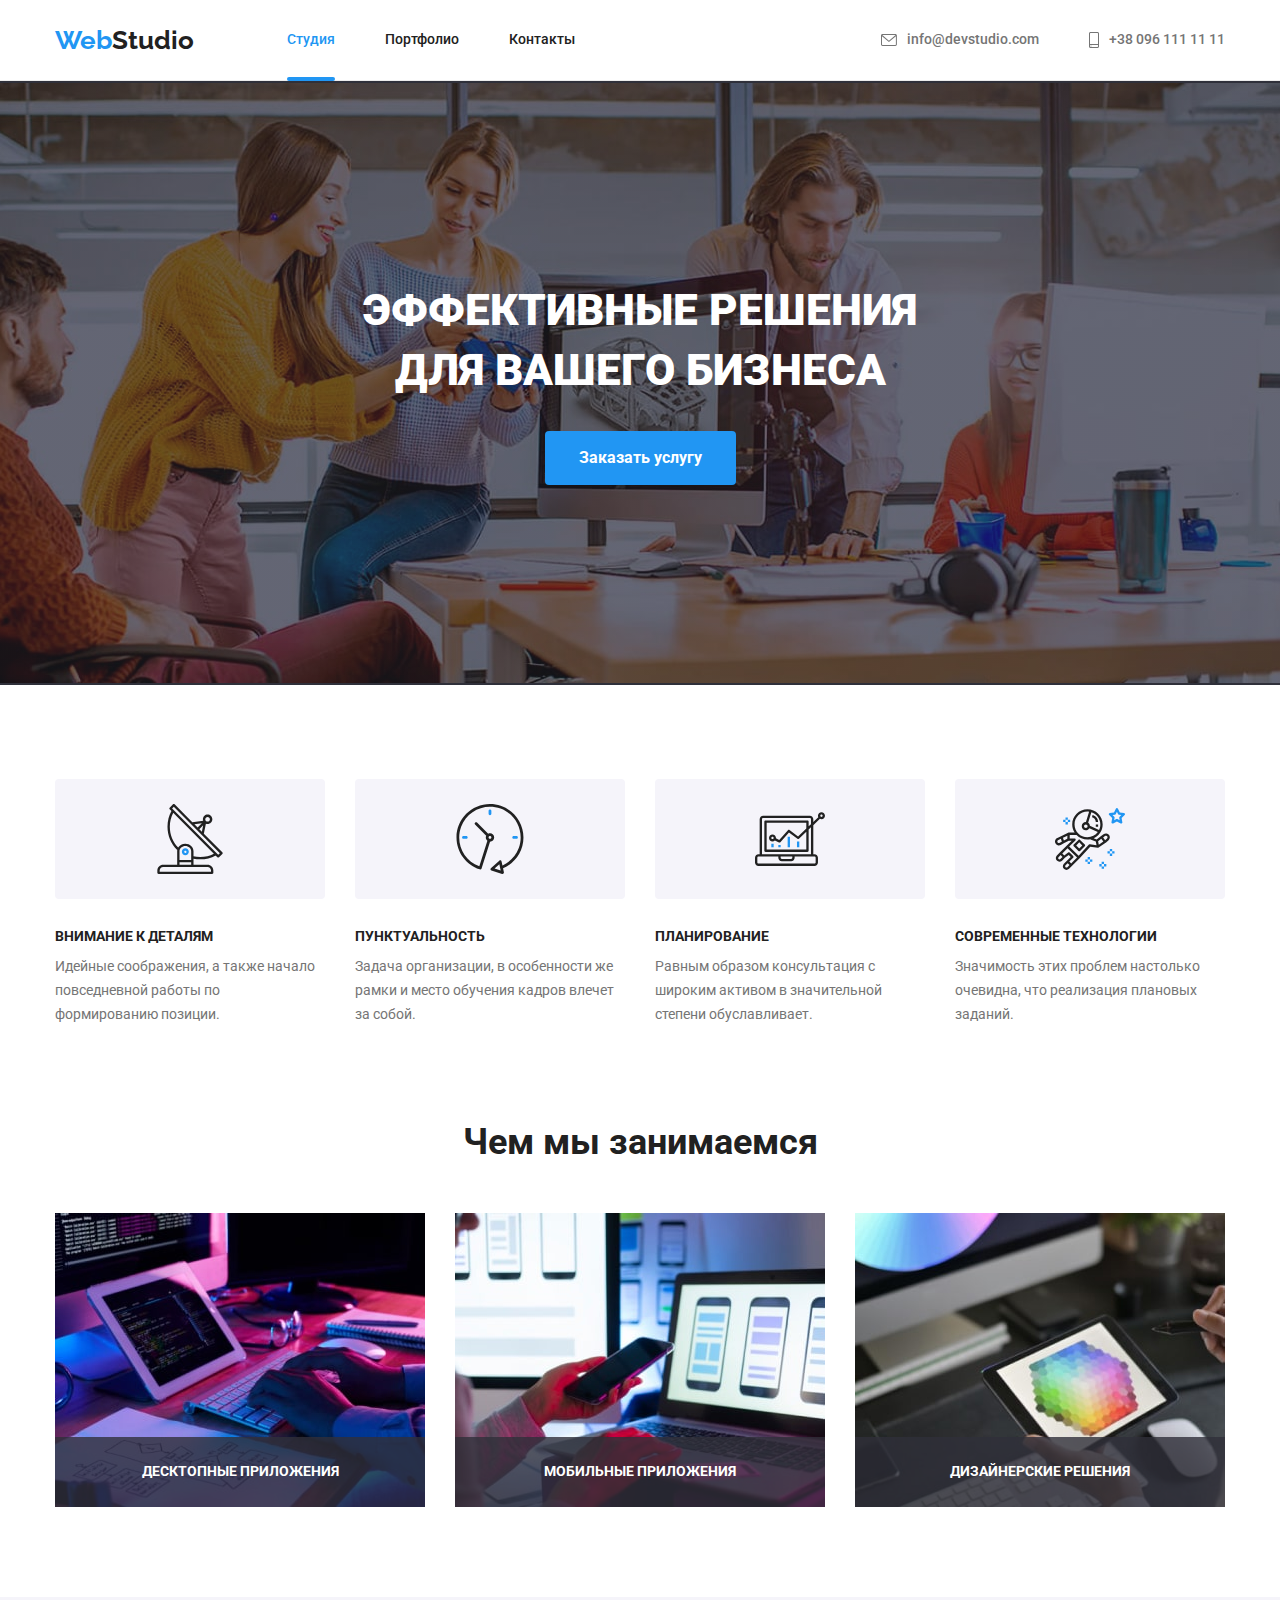
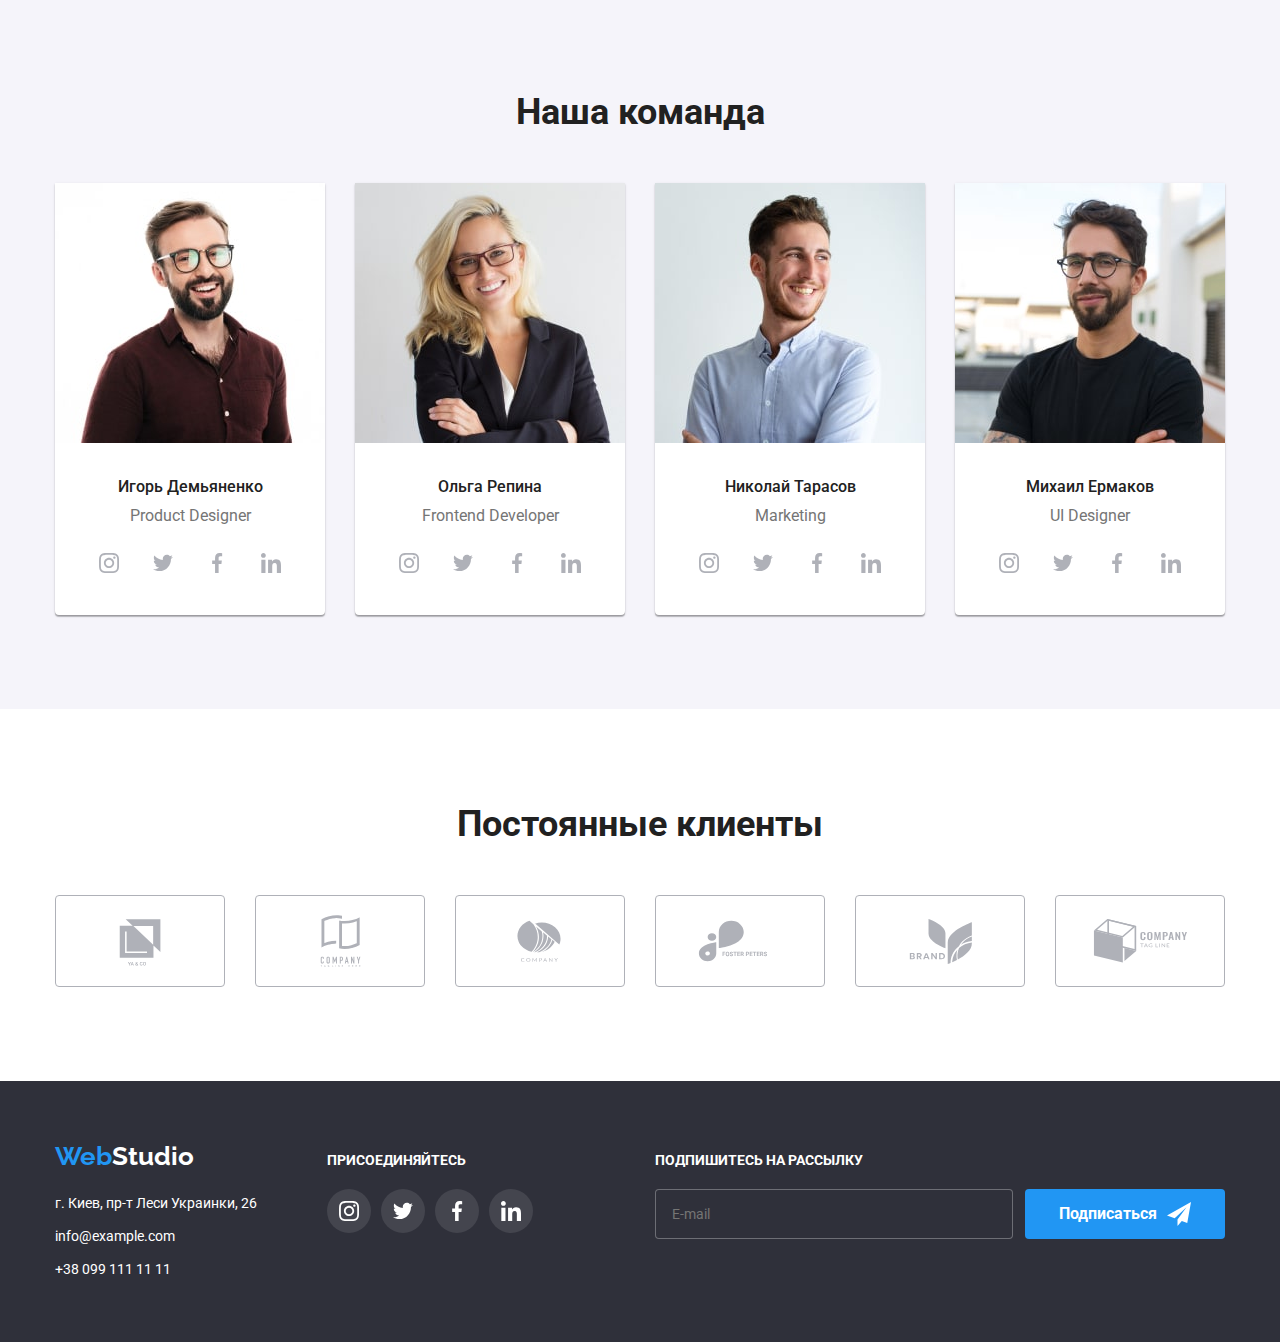
<file: index.html>
<!DOCTYPE html>
<html lang="ru">
<head>
    <meta charset="UTF-8">
    <meta http-equiv="X-UA-Compatible" content="IE=edge">
    <meta name="viewport" content="width=device-width, initial-scale=1.0">
    <title>Студия</title>
    <link rel="preconnect" href="https://fonts.googleapis.com">
    <link rel="preconnect" href="https://fonts.gstatic.com" crossorigin>
    <link href="https://fonts.googleapis.com/css2?family=Raleway:wght@700&family=Roboto:wght@400;500;700;900&display=swap"
        rel="stylesheet">
    <link rel="stylesheet" href="https://cdnjs.cloudflare.com/ajax/libs/modern-normalize/1.1.0/modern-normalize.min.css">
    <link rel="stylesheet" href="./css/main.min.css">

</head>

<body>

    <!------------------------------HEADER------------------------------->

    <header class="header">

        <div class="container header-container">
            <a class="logo logo--header link" href="./index.html"><span>Web</span>Studio</a>
            <nav class="navigation">
                <ul class="navigation__list">
                    <li class="navigation__item"><a class="link navigation__link navigation__link--active" href="./index.html">Студия</a></li>
                    <li class="navigation__item"><a class="link navigation__link" href="./portfolio.html">Портфолио</a></li>
                    <li class="navigation__item"><a class="link navigation__link" href="">Контакты</a></li>
                </ul>
            </nav>
            <ul class="contact-list">
                <li class="contact-list__item">
                    <a class="contact-list__link link" href="mailto:info@devstudio.com">
                        <svg class="contact-list__icon">
                            <use href="./images/icons.svg#mail"></use>
                        </svg>
                        info@devstudio.com
                    </a>
                </li>
                <li class="contact-list__item">
                    <a class="contact-list__link link" href="tel:+380961111111">
                        <svg class="contact-list__icon contact-list__icon--smartphone">
                            <use href="./images/icons.svg#smartphone"></use>
                        </svg>
                        +38 096 111 11 11
                    </a>
                </li>
            </ul>
        </div>

    </header> 

    <main class="main">
        
        <!------------------------------HERO------------------------------>

        <section class="hero">

            <div class="container">
                <h1 class="hero__title">Эффективные решения <br /> для вашего бизнеса</h1>
                <button type="button" class="hero__button" data-modal-open>Заказать услугу</button>
            </div>

        </section>

        <!------------------------------ADVANTAGE------------------------------>

        <section class="advantage">

            <div class="container">
                <h2 class="visually-hidden">Наши преимущества</h2>
                <ul class="advantage__list">
                    <li class="advantage__item">
                        <div class="advantage__icon--wrap">
                            <svg class="advantage__icon">
                                <use href="./images/icons.svg#antenna"></use>
                            </svg>
                        </div>
                        <h3 class="advantage__title">Внимание к деталям</h3>
                        <p class="advantage__text">Идейные соображения, а также начало повседневной работы по формированию позиции.</p>
                    </li>
                    <li class="advantage__item">
                        <div class="advantage__icon--wrap">
                            <svg class="advantage__icon">
                                <use href="./images/icons.svg#clock"></use>
                            </svg>
                        </div>
                        <h3 class="advantage__title">Пунктуальность</h3>
                        <p class="advantage__text">Задача организации, в особенности же рамки и место обучения кадров влечет за собой.
                        </p>
                    </li>
                    <li class="advantage__item">
                        <div class="advantage__icon--wrap">
                            <svg class="advantage__icon">
                                <use href="./images/icons.svg#diagram"></use>
                            </svg>
                        </div>
                        <h3 class="advantage__title">Планирование</h3>
                        <p class="advantage__text">Равным образом консультация с широким активом в значительной степени обуславливает.
                        </p>
                    </li>
                    <li class="advantage__item">
                        <div class="advantage__icon--wrap">
                            <svg class="advantage__icon">
                                <use href="./images/icons.svg#astronaut"></use>
                            </svg>
                        </div>
                        <h3 class="advantage__title">Современные технологии</h3>
                        <p class="advantage__text">Значимость этих проблем настолько очевидна, что реализация плановых заданий.</p>
                    </li>
                </ul>
            </div>
            
        </section>

        <!------------------------------WORK------------------------------>

        <section class="work">

            <div class="container">
                <h2 class="work__title">Чем мы занимаемся</h2>
                <ul class="work__list">
                    <li class="work__item"><img src="./images/image1.jpg" alt="image1" width="370" height="294">
                    <div class="work__description">
                        <p class="work__text">Десктопные приложения</p>
                    </div>
                    </li>
                    <li class="work__item"><img src="./images/image2.jpg" alt="image2" width="370" height="294">
                    <div class="work__description">
                        <p class="work__text">Мобильные приложения</p>
                    </div>
                    </li>
                    <li class="work__item"><img src="./images/image3.jpg" alt="image3" width="370" height="294">
                    <div class="work__description">
                        <p class="work__text">Дизайнерские решения</p>
                    </div>
                    </li>
                </ul>
            </div>

        </section>

        <!------------------------------TEAM------------------------------>

        <section class="team">

            <div class="container">
                <h2 class="team__title">Наша команда</h2>
                <ul class="team-list">
                    <li class="expert">
                        <img src="./images/our-team/product-designer.jpg" alt="product-designer" width="270" height="260">
                        <div class="expert__wrap">
                            <h3 class="expert__title">Игорь Демьяненко</h3>
                            <p class="expert__text">Product Designer</p>
                            <ul class="expert__social-list">
                                <li class="expert__social-item">
                                    <a class="expert__social-link link" href="">
                                        <svg class="expert__social-icon">
                                            <use href="./images/icons.svg#instagram"></use>
                                        </svg>
                                    </a>
                                </li>
                                <li class="expert__social-item">
                                    <a class="expert__social-link link" href="">
                                        <svg class="expert__social-icon">
                                            <use href="./images/icons.svg#twitter"></use>
                                        </svg>
                                    </a>
                                </li>
                                <li class="expert__social-item">
                                    <a class="expert__social-link link" href="">
                                        <svg class="expert__social-icon">
                                            <use href="./images/icons.svg#facebook"></use>
                                        </svg>
                                    </a>
                                </li>
                                <li class="expert__social-item">
                                    <a class="expert__social-link link" href="">
                                        <svg class="expert__social-icon">
                                            <use href="./images/icons.svg#linkedin"></use>
                                        </svg>
                                    </a>
                                </li>
                            </ul>
                        </div>
                    </li>
                    <li class="expert">
                        <img src="./images/our-team/frontend-developer.jpg" alt="frontend-developer" width="270" height="260">
                        <div class="expert__wrap">
                            <h3 class="expert__title">Ольга Репина</h3>
                            <p class="expert__text">Frontend Developer</p>
                            <ul class="expert__social-list">
                                <li class="expert__social-item">
                                    <a class="expert__social-link link" href="">
                                        <svg class="expert__social-icon">
                                            <use href="./images/icons.svg#instagram"></use>
                                        </svg>
                                    </a>
                                </li>
                                <li class="expert__social-item">
                                    <a class="expert__social-link link" href="">
                                        <svg class="expert__social-icon">
                                            <use href="./images/icons.svg#twitter"></use>
                                        </svg>
                                    </a>
                                </li>
                                <li class="expert__social-item">
                                    <a class="expert__social-link link" href="">
                                        <svg class="expert__social-icon">
                                            <use href="./images/icons.svg#facebook"></use>
                                        </svg>
                                    </a>
                                </li>
                                <li class="expert__social-item">
                                    <a class="expert__social-link link" href="">
                                        <svg class="expert__social-icon">
                                            <use href="./images/icons.svg#linkedin"></use>
                                        </svg>
                                    </a>
                                </li>
                            </ul>
                        </div>
                    </li>
                    <li class="expert">
                        <img src="./images/our-team/marketing.jpg" alt="marketing" width="270" height="260">
                        <div class="expert__wrap">
                            <h3 class="expert__title">Николай Тарасов</h3>
                            <p class="expert__text">Marketing</p>
                            <ul class="expert__social-list">
                                <li class="expert__social-item">
                                    <a class="expert__social-link link" href="">
                                        <svg class="expert__social-icon">
                                            <use href="./images/icons.svg#instagram"></use>
                                        </svg>
                                    </a>
                                </li>
                                <li class="expert__social-item">
                                    <a class="expert__social-link link" href="">
                                        <svg class="expert__social-icon">
                                            <use href="./images/icons.svg#twitter"></use>
                                        </svg>
                                    </a>
                                </li>
                                <li class="expert__social-item">
                                    <a class="expert__social-link link" href="">
                                        <svg class="expert__social-icon">
                                            <use href="./images/icons.svg#facebook"></use>
                                        </svg>
                                    </a>
                                </li>
                                <li class="expert__social-item">
                                    <a class="expert__social-link link" href="">
                                        <svg class="expert__social-icon">
                                            <use href="./images/icons.svg#linkedin"></use>
                                        </svg>
                                    </a>
                                </li>
                            </ul>
                        </div>
                    </li>
                    <li class="expert">
                        <img src="./images/our-team/ul-designer.jpg" alt="ul-designer" width="270" height="260">
                        <div class="expert__wrap">
                            <h3 class="expert__title">Михаил Ермаков</h3>
                            <p class="expert__text">UI Designer</p>
                            <ul class="expert__social-list">
                                <li class="expert__social-item">
                                    <a class="expert__social-link link" href="">
                                        <svg class="expert__social-icon">
                                            <use href="./images/icons.svg#instagram"></use>
                                        </svg>
                                    </a>
                                </li>
                                <li class="expert__social-item">
                                    <a class="expert__social-link link" href="">
                                        <svg class="expert__social-icon">
                                            <use href="./images/icons.svg#twitter"></use>
                                        </svg>
                                    </a>
                                </li>
                                <li class="expert__social-item">
                                    <a class="expert__social-link link" href="">
                                        <svg class="expert__social-icon">
                                            <use href="./images/icons.svg#facebook"></use>
                                        </svg>
                                    </a>
                                </li>
                                <li class="expert__social-item">
                                    <a class="expert__social-link link" href="">
                                        <svg class="expert__social-icon">
                                            <use href="./images/icons.svg#linkedin"></use>
                                        </svg>
                                    </a>
                                </li>
                            </ul>
                        </div>
                    </li>
                </ul>
            </div>

        </section>

        <!------------------------------CLIENTS------------------------------>

        <section class="clients">

            <div class="container">
                <h2 class="clients__title">Постоянные клиенты</h2>
                <ul class="clients__list">
                    <li>
                        <a class="clients-item link" href="">
                            <svg class="clients__icon">
                                <use href="./images/icons.svg#Logo-1"></use>
                            </svg>
                        </a>
                    </li>
                    <li>
                        <a class="clients-item link" href="">
                            <svg class="clients__icon">
                                <use href="./images/icons.svg#Logo-2"></use>
                            </svg>
                        </a>
                    </li>
                    <li>
                        <a class="clients-item link" href="">
                            <svg class="clients__icon">
                                <use href="./images/icons.svg#Logo-3"></use>
                            </svg>
                        </a>
                    </li>
                    <li>
                        <a class="clients-item link" href="">
                            <svg class="clients__icon">
                                <use href="./images/icons.svg#Logo-4"></use>
                            </svg>
                        </a>
                    </li>
                    <li>
                        <a class="clients-item link" href="">
                            <svg class="clients__icon">
                                <use href="./images/icons.svg#Logo-5"></use>
                            </svg>
                        </a>
                    </li>
                    <li>
                        <a class="clients-item link" href="">
                            <svg class="clients__icon">
                                <use href="./images/icons.svg#Logo-6"></use>
                            </svg>
                        </a>
                    </li>
                </ul>
            </div>

        </section>

    </main>

    <!------------------------------FOOTER------------------------------>

    <footer class="footer">
    
        <div class="container footer-container">
    
            <section class="footer-info">
                <h2 class="visually-hidden">Footer-left</h2>
                <a class="logo logo--footer link" href="./index.html"><span>Web</span>Studio</a>
                <address class="footer-contact">
                    <ul class="footer-contact__list">
                        <li class="footer-contact__item">
                            <a class="footer-contact__link link" href="https://goo.gl/maps/3PC4HaNQBLB8UQDGA" target="_blank"
                                rel="noopener noreferrer">г. Киев, пр-т Леси Украинки, 26</a>
                        </li>
                        <li class="footer-contact__item">
                            <a class="footer-contact__link link" href="mailto:info@example.com">info@example.com</a>
                        </li>
                        <li class="footer-contact__item">
                            <a class="footer-contact__link link" href="tel:+380991111111">+38 099 111 11 11</a>
                        </li>
                    </ul>
                </address>
            </section>
    
            <section class="join">
                <h3 class="join__title">присоединяйтесь</h3>
                <ul class="join__social-list">
                    <li>
                        <a class="join__social-link link" href="">
                            <svg class="join__social-icon">
                                <use href="./images/icons.svg#instagram"></use>
                            </svg>
                        </a>
                    </li>
                    <li>
                        <a class="join__social-link link" href="">
                            <svg class="join__social-icon">
                                <use href="./images/icons.svg#twitter"></use>
                            </svg>
                        </a>
                    </li>
                    <li>
                        <a class="join__social-link link" href="">
                            <svg class="join__social-icon">
                                <use href="./images/icons.svg#facebook"></use>
                            </svg>
                        </a>
                    </li>
                    <li>
                        <a class="join__social-link link" href="">
                            <svg class="join__social-icon">
                                <use href="./images/icons.svg#linkedin"></use>
                            </svg>
                        </a>
                    </li>
                </ul>
            </section>

            <section class="subscribe">
                <h2 class="visually-hidden">Subscribe</h2>
                <form name="subscribe" class="subscribe__form">
                    <label class="subscribe__label">
                        Подпишитесь на рассылку
                        <input type="email" placeholder="E-mail" class="subscribe__input" />
                    </label>
                    <button type="submit" class="subscribe__button">Подписаться
                        <svg class="subscribe__icon">
                            <use href="./images/icons.svg#icon-send"></use>
                        </svg>
                    </button>
                </form>
            </section>
            
        </div>
        
    </footer>


    <div class="backdrop is-hidden" data-modal>
        <div class="modal">
            <button type="button" class="modal__close" data-modal-close>
                <svg class="modal__close-icon" width="18" height="18">
                    <use href="./images/icons.svg#close"></use>
                </svg>
            </button>
            <h2 class="modal__title">Оставьте свои данные, мы вам перезвоним</h2>

            <form name="order" class="order">
                <label class="order__label">
                    Имя
                    <input type="text" class="order__text-input">
                    <svg class="order__icon">
                        <use href="./images/icons.svg#person"></use>
                    </svg>
                </label>
                <label class="order__label">
                    Телефон
                    <input type="tel" class="order__text-input">
                    <svg class="order__icon">
                        <use href="./images/icons.svg#phone"></use>
                    </svg>
                </label>
                <label class="order__label">
                    Почта
                    <input type="email" class="order__text-input">
                    <svg class="order__icon">
                        <use href="./images/icons.svg#email"></use>
                    </svg>
                </label>
                <label class="order__label">
                    Комментарий
                    <textarea name="feedback" placeholder="Введите текст" class="order__feedback"></textarea>
                </label>
                <label class="order__label checkbox">
                    <input type="checkbox" class="order__checkbox" required/>
                    <span class="order__checkbox-icon"></span>
                    Соглашаюсь с рассылкой и принимаю&nbsp;
                    <a class="order__terms-confirm" href="">Условия договора</a>
                </label>
                <button type="submit" class="order__button">Отправить</button>
            </form>
        </div>
    </div>

    <script src="./js/modal.js"></script>
</body>

</html>
</file>
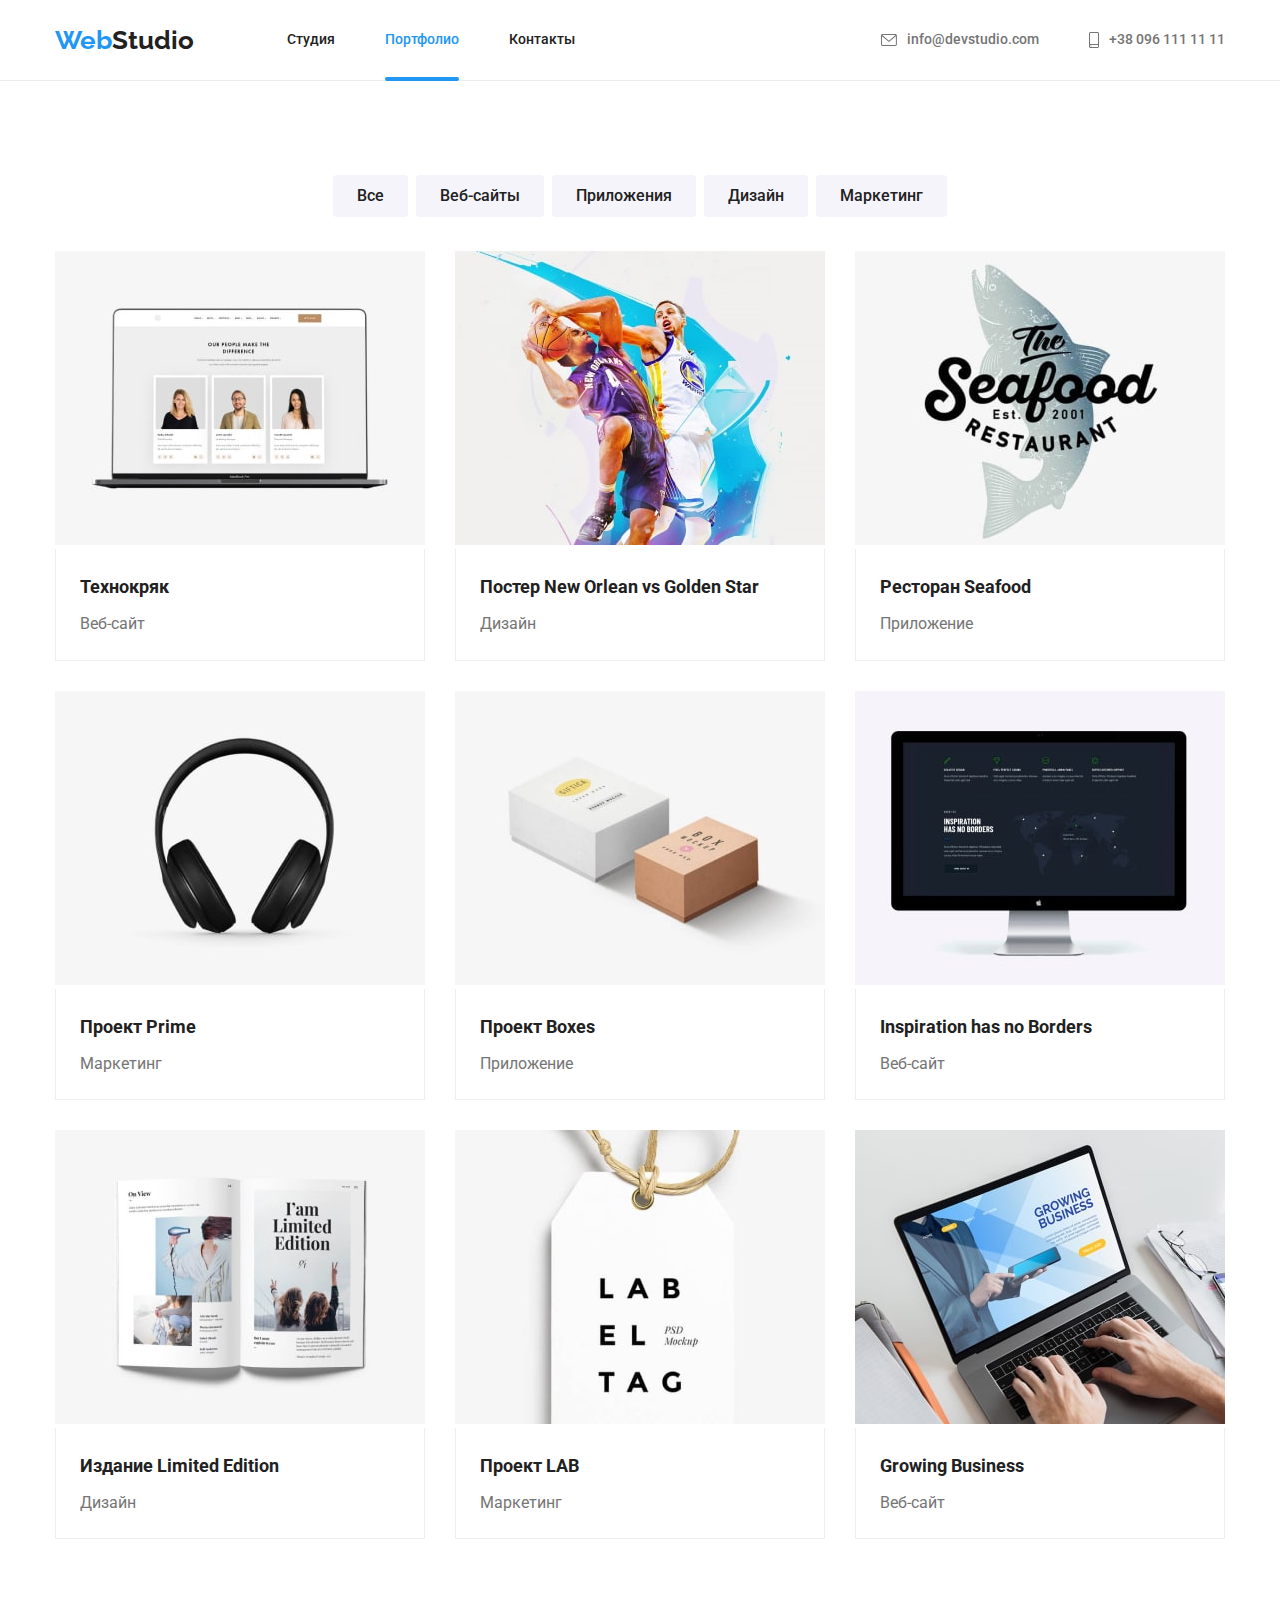
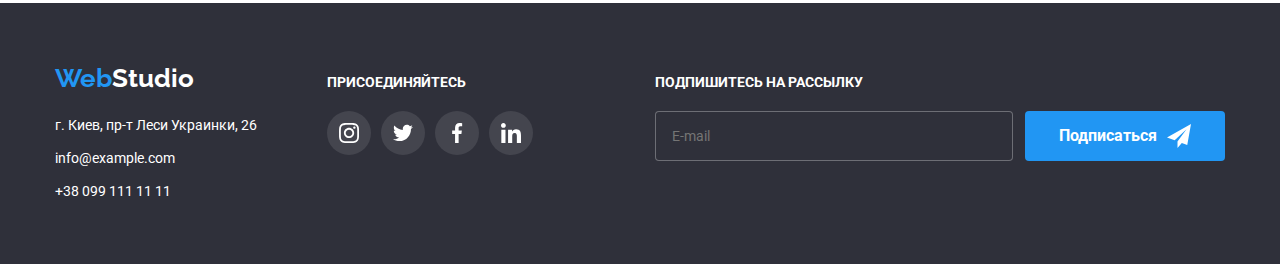
<file: portfolio.html>
<!DOCTYPE html>
<html lang="ru">
<head>
    <meta charset="UTF-8">
    <meta http-equiv="X-UA-Compatible" content="IE=edge">
    <meta name="viewport" content="width=device-width, initial-scale=1.0">
    <title>Портфолио</title>
    <link rel="preconnect" href="https://fonts.googleapis.com">
    <link rel="preconnect" href="https://fonts.gstatic.com" crossorigin>
    <link href="https://fonts.googleapis.com/css2?family=Raleway:wght@700&family=Roboto:wght@400;500;700;900&display=swap"
        rel="stylesheet">
    <link rel="stylesheet" href="https://cdnjs.cloudflare.com/ajax/libs/modern-normalize/1.1.0/modern-normalize.min.css">    
    <link rel="stylesheet" href="./css/main.min.css">

</head>

<body>

    <!------------------------------HEADER------------------------------->

    <header class="header">
    
        <div class="container header-container">
            <a class="logo logo--header link" href="./index.html"><span>Web</span>Studio</a>
            <nav class="navigation">
                <ul class="navigation__list">
                    <li class="navigation__item"><a class="link navigation__link"
                            href="./index.html">Студия</a></li>
                    <li class="navigation__item"><a class="link navigation__link navigation__link--active" href="./portfolio.html">Портфолио</a></li>
                    <li class="navigation__item"><a class="link navigation__link" href="">Контакты</a></li>
                </ul>
            </nav>
            <ul class="contact-list">
                <li class="contact-list__item">
                    <a class="contact-list__link link" href="mailto:info@devstudio.com">
                        <svg class="contact-list__icon">
                            <use href="./images/icons.svg#mail"></use>
                        </svg>
                        info@devstudio.com
                    </a>
                </li>
                <li class="contact-list__item">
                    <a class="contact-list__link link" href="tel:+380961111111">
                        <svg class="contact-list__icon contact-list__icon--smartphone">
                            <use href="./images/icons.svg#smartphone"></use>
                        </svg>
                        +38 096 111 11 11
                    </a>
                </li>
            </ul>
        </div>
    
    </header>

    <main>

        <!------------------------------PORTFOLIO------------------------------->

        <section class="portfolio">

            <div class="container portfolio__navigation">
                <ul class="portfolio__navigation-list">
                    <li class="portfolio__navigation-item"><button type="button" class="portfolio__navigation-button">Все</button></li>
                    <li class="portfolio__navigation-item"><button type="button" class="portfolio__navigation-button">Веб-сайты</button></li>
                    <li class="portfolio__navigation-item"><button type="button" class="portfolio__navigation-button">Приложения</button></li>
                    <li class="portfolio__navigation-item"><button type="button" class="portfolio__navigation-button">Дизайн</button></li>
                    <li class="portfolio__navigation-item"><button type="button" class="portfolio__navigation-button">Маркетинг</button></li>
                </ul>
            </div>
            
        <!------------------------------PORTFOLIO-WORKS------------------------------->

            <div class="container works">
                <ul class="works__list">
                    <li class="works__item">
                        <a class="works__link link" href="">
                            <div class="works__overlay">
                                <img src="./images/portfolio/laptop.jpg" alt="laptop" width="370" height="294">
                                <div class="works__overlay-card">
                                    <p class="works__overlay-text">Технокряк это современная площадка распространения коронавируса. Компании используют эту платформу для цифрового
                                    шпионажа и атак на защищённые сервера конкурентов.</p>
                                </div>
                            </div>
                            <div class="works__description">
                                <h3 class="works__title">Технокряк</h3>
                                <p class="works__text">Веб-сайт</p>
                            </div>
                        </a>
                    </li>
                    <li class="works__item">
                        <a class="works__link link" href="">
                            <div class="works__overlay">
                                <img src="./images/portfolio/basketbolists.jpg" alt="basketbolists" width="370" height="294">
                                <div class="works__overlay-card">
                                    <p class="works__overlay-text">Технокряк это современная площадка распространения коронавируса. Компании используют
                                        эту платформу для цифрового
                                        шпионажа и атак на защищённые сервера конкурентов.</p>
                                </div>
                            </div>
                            <div class="works__description">
                                <h3 class="works__title">Постер New Orlean vs Golden Star</h3>
                                <p class="works__text">Дизайн</p>
                            </div>
                        </a>
                    </li>
                    <li class="works__item">
                        <a class="works__link link" href="">
                            <div class="works__overlay">
                                <img src="./images/portfolio/seafood.jpg" alt="seafood" width="370" height="294">
                                <div class="works__overlay-card">
                                    <p class="works__overlay-text">Технокряк это современная площадка распространения коронавируса. Компании используют
                                    эту платформу для цифрового
                                    шпионажа и атак на защищённые сервера конкурентов.</p>
                                </div>
                            </div>
                            <div class="works__description">
                                <h3 class="works__title">Ресторан Seafood</h3>
                                <p class="works__text">Приложение</p>
                            </div>
                        </a>
                    </li>
                    <li class="works__item">
                        <a class="works__link link" href="">
                            <div class="works__overlay">
                                <img src="./images/portfolio/earphones.jpg" alt="earphones" width="370" height="294">
                                <div class="works__overlay-card">
                                    <p class="works__overlay-text">Технокряк это современная площадка распространения коронавируса. Компании используют
                                    эту платформу для цифрового
                                    шпионажа и атак на защищённые сервера конкурентов.</p>
                                </div>
                            </div>
                            <div class="works__description">
                                <h3 class="works__title">Проект Prime</h3>
                                <p class="works__text">Маркетинг</p>
                            </div>
                        </a>
                    </li>
                    <li class="works__item">
                        <a class="works__link link" href="">
                            <div class="works__overlay">
                                <img src="./images/portfolio/boxes.jpg" alt="boxes" width="370" height="294">
                                <div class="works__overlay-card">
                                    <p class="works__overlay-text">Технокряк это современная площадка распространения коронавируса. Компании используют
                                    эту платформу для цифрового
                                    шпионажа и атак на защищённые сервера конкурентов.</p>
                                </div>
                            </div>
                            <div class="works__description">
                                <h3 class="works__title">Проект Boxes</h3>
                                <p class="works__text">Приложение</p>
                            </div>
                        </a>
                    </li>
                    <li class="works__item">
                        <a class="works__link link" href="">
                            <div class="works__overlay">
                                <img src="./images/portfolio/display.jpg" alt="display" width="370" height="294">
                                <div class="works__overlay-card">
                                    <p class="works__overlay-text">Технокряк это современная площадка распространения коронавируса. Компании используют
                                    эту платформу для цифрового
                                    шпионажа и атак на защищённые сервера конкурентов.</p>
                                </div>
                            </div>
                            <div class="works__description">
                                <h3 class="works__title">Inspiration has no Borders</h3>
                                <p class="works__text">Веб-сайт</p>
                            </div>
                        </a>
                    </li>
                    <li class="works__item">
                        <a class="works__link link" href="">
                            <div class="works__overlay">
                                <img src="./images/portfolio/book.jpg" alt="book" width="370" height="294">
                                <div class="works__overlay-card">
                                    <p class="works__overlay-text">Технокряк это современная площадка распространения коронавируса. Компании используют
                                    эту платформу для цифрового
                                    шпионажа и атак на защищённые сервера конкурентов.</p>
                                </div>
                            </div>
                            <div class="works__description">
                                <h3 class="works__title">Издание Limited Edition</h3>
                                <p class="works__text">Дизайн</p>
                            </div>
                        </a>
                    </li>
                    <li class="works__item">
                        <a class="works__link link" href="">
                            <div class="works__overlay">
                                <img src="./images/portfolio/lab.jpg" alt="lab" width="370" height="294">
                                <div class="works__overlay-card">
                                    <p class="works__overlay-text">Технокряк это современная площадка распространения коронавируса. Компании используют
                                    эту платформу для цифрового
                                    шпионажа и атак на защищённые сервера конкурентов.</p>
                                </div>
                            </div>
                            <div class="works__description">
                                <h3 class="works__title">Проект LAB</h3>
                                <p class="works__text">Маркетинг</p>
                            </div>
                        </a>
                    </li>
                    <li class="works__item">
                        <a class="works__link link" href="">
                            <div class="works__overlay">
                                <img src="./images/portfolio/growing-business.jpg" alt="growing-business" width="370" height="294">
                                <div class="works__overlay-card">
                                    <p class="works__overlay-text">Технокряк это современная площадка распространения коронавируса. Компании используют
                                    эту платформу для цифрового
                                    шпионажа и атак на защищённые сервера конкурентов.</p>
                                </div>
                            </div>
                            <div class="works__description">
                                <h3 class="works__title">Growing Business</h3>
                                <p class="works__text">Веб-сайт</p>
                            </div>
                        </a>
                    </li>
                </ul>
            </div>
        </section>
    </main>

    <footer class="footer">
    
        <div class="container footer-container">
    
            <section class="footer-info">
                <h2 class="visually-hidden">Footer-left</h2>
                <a class="logo logo--footer link" href="./index.html"><span>Web</span>Studio</a>
                <address class="footer-contact">
                    <ul class="footer-contact__list">
                        <li class="footer-contact__item">
                            <a class="footer-contact__link link" href="https://goo.gl/maps/3PC4HaNQBLB8UQDGA"
                                target="_blank" rel="noopener noreferrer">г. Киев, пр-т Леси Украинки, 26</a>
                        </li>
                        <li class="footer-contact__item">
                            <a class="footer-contact__link link" href="mailto:info@example.com">info@example.com</a>
                        </li>
                        <li class="footer-contact__item">
                            <a class="footer-contact__link link" href="tel:+380991111111">+38 099 111 11 11</a>
                        </li>
                    </ul>
                </address>
            </section>
    
            <section class="join">
                <h3 class="join__title">присоединяйтесь</h3>
                <ul class="join__social-list">
                    <li>
                        <a class="join__social-link link" href="">
                            <svg class="join__social-icon">
                                <use href="./images/icons.svg#instagram"></use>
                            </svg>
                        </a>
                    </li>
                    <li>
                        <a class="join__social-link link" href="">
                            <svg class="join__social-icon">
                                <use href="./images/icons.svg#twitter"></use>
                            </svg>
                        </a>
                    </li>
                    <li>
                        <a class="join__social-link link" href="">
                            <svg class="join__social-icon">
                                <use href="./images/icons.svg#facebook"></use>
                            </svg>
                        </a>
                    </li>
                    <li>
                        <a class="join__social-link link" href="">
                            <svg class="join__social-icon">
                                <use href="./images/icons.svg#linkedin"></use>
                            </svg>
                        </a>
                    </li>
                </ul>
            </section>
    
            <section class="subscribe">
                <h2 class="visually-hidden">Subscribe</h2>
                <form name="subscribe" class="subscribe__form">
                    <label class="subscribe__label">
                        Подпишитесь на рассылку
                        <input type="email" placeholder="E-mail" class="subscribe__input" />
                    </label>
                    <button type="submit" class="subscribe__button">Подписаться
                        <svg class="subscribe__icon">
                            <use href="./images/icons.svg#icon-send"></use>
                        </svg>
                    </button>
                </form>
            </section>
    
        </div>

    </footer>

</body>

</html>
</file>
<file: css/main.min.css>
:root{--primary-text-color: #212121;--secondary-text-color: #757575;--third-text-color: #ffffff;--accent-color: #2196f3;--main-bgc: #ffffff;--additional-bgc: #2f303a;--third-bgc: #f5f4fa;--button-bgc: #f5f4fa;--button-accent-bgc: #2196f3;--button-accent-color: #ffffff;--border-color: #ececec;--border-second-color: #eeeeee;--border-third-color: #afb1b8;--gradient-color: #c4c4c4;--social-color: #afb1b8}ul{list-style:none;margin:0;padding:0}p,h1,h2,h3,h4,h5,h6{margin:0}body{font-family:Roboto, sans-serif;background-color:var(--main-bgc);color:var(--primary-text-color)}.link{color:inherit;display:block;text-decoration:none;transition:color 250ms cubic-bezier(0.4, 0, 0.2, 1)}.link:hover,.link:focus{color:var(--accent-color)}button{cursor:pointer;border-radius:4px;border-color:transparent}h2{font-weight:700;font-size:36px;line-height:1.17;text-align:center;color:var(--primary-text-color)}.container{width:1200px;padding-left:15px;padding-right:15px;margin:0 auto}.logo{font-family:Raleway;font-weight:700;font-size:26px;line-height:1.19;color:var(--primary-text-color)}.navigation__link--active{position:relative;color:var(--accent-color)}.navigation__link--active::after{content:'';position:absolute;left:0;bottom:-1px;width:100%;height:4px;border-radius:2px;background-color:var(--accent-color)}.logo--header{margin-right:93px}.logo--footer{color:var(--third-text-color)}.visually-hidden{position:absolute;white-space:nowrap;width:1px;height:1px;overflow:hidden;border:0;padding:0;clip:rect(0 0 0 0);clip-path:inset(50%);margin:-1px}.header{background-color:var(--main-bgc);border-bottom:1px solid var(--border-color)}span{color:var(--accent-color);font-weight:700}.header-container{display:flex;align-items:center}.navigation__list{display:flex}.navigation__item{font-weight:500;font-size:14px;line-height:1.14}.navigation__item:not(:last-child){margin-right:50px}.navigation__link{padding:32px 0px}.contact-list{display:flex;margin-left:auto;justify-content:auto;color:var(--secondary-text-color)}.contact-list__item{font-weight:500;font-size:14px;line-height:1.14}.contact-list__item:not(:last-child){margin-right:50px}.contact-list__link{display:flex;align-items:center;padding:32px 0px}.contact-list__icon{fill:var(--secondary-text-color);width:16px;height:12px;margin-right:10px;transition:fill 250ms cubic-bezier(0.4, 0, 0.2, 1)}.contact-list__link:hover .contact-list__icon,.contact-list__link:focus .contact-list__icon{fill:var(--accent-color)}.contact-list__icon--smartphone{width:10px;height:16px}.hero{background-color:var(--additional-bgc);background-image:linear-gradient(rgba(47,48,58,0.4), rgba(47,48,58,0.4)),url(../images/hero-image.jpg);background-repeat:no-repeat;background-position:center;text-align:center;padding-top:200px;padding-bottom:200px}.hero__title{font-weight:900;font-size:44px;line-height:1.36;text-align:center;text-transform:uppercase;color:var(--third-text-color);margin:0}.hero__button{font-family:inherit;font-weight:700;font-size:16px;line-height:1.88;text-align:center;background-color:var(--accent-color);color:var(--third-text-color);padding:10px 32px;margin-top:30px}.backdrop{position:fixed;top:0;left:0;width:100%;height:100%;background-color:rgba(0,0,0,0.2);transition:opacity 250ms cubic-bezier(0.4, 0, 0.2, 1),visibility 250ms cubic-bezier(0.4, 0, 0.2, 1)}.backdrop.is-hidden{opacity:0;pointer-events:none;visibility:hidden}.modal{position:absolute;top:50%;left:50%;transform:translate(-50%, -50%);transition:transform 250ms cubic-bezier(0.4, 0, 0.2, 1);width:528px;min-height:581px;padding:40px;background-color:var(--main-bgc);box-shadow:0px 1px 3px rgba(0,0,0,0.12),0px 1px 1px rgba(0,0,0,0.14),0px 2px 1px rgba(0,0,0,0.2);border-radius:4px}.modal__close{position:absolute;top:8px;right:8px;width:30px;height:30px;padding:6px;padding-left:5px;border-radius:50%;background-color:var(--main-bgc);border:1px solid rgba(0,0,0,0.1);outline:none}.modal__close:hover .modal__close-icon,.modal__close:focus .modal__close-icon{fill:var(--accent-color)}.modal__title{margin-bottom:12px;font-weight:700;font-style:normal;font-size:20px;line-height:1.15;letter-spacing:0.03em;text-align:center;color:var(--primary-text-color)}.order{display:flex;flex-direction:column}.order__label{position:relative;margin-bottom:10px;font-weight:400;font-size:12px;line-height:1.17;color:var(--secondary-text-color)}.order__text-input{width:448px;height:40px;padding-left:42px;margin-top:4px;border:1px solid rgba(33,33,33,0.2);box-sizing:border-box;border-radius:4px;outline:none}.order__text-input:hover,.order__text-input:focus{border-color:var(--accent-color)}.order__icon{position:absolute;left:12px;bottom:11px;width:18px;height:18px}.order__text-input:hover+.order__icon,.order__text-input:focus+.order__icon{fill:var(--accent-color)}.order__feedback{width:448px;height:120px;padding:12px 16px;margin-top:4px;border:1px solid rgba(33,33,33,0.2);outline:none;border-radius:4px;resize:none;font-weight:400;font-size:12px;line-height:14p1, 17;letter-spacing:0.01em}.checkbox{display:flex;align-items:center;margin-left:auto;margin-right:auto;margin-bottom:30px;font-weight:400;font-size:14px;line-height:1.71;letter-spacing:0.03em;color:var(--secondary-text-color)}.order__checkbox{margin-right:10px;position:absolute;-webkit-appearance:none;-moz-appearance:none;appearance:none}.order__checkbox-icon{display:inline-block;width:15px;height:15px;margin-right:10px;background-color:transparent;border:2px solid var(--primary-text-color);border-radius:2px}.order__checkbox:checked+.order__checkbox-icon{background-color:var(--accent-color);border-color:var(--accent-color);background-image:url(../images/icon-check.svg);background-size:contain;background-origin:border-box}.order__checkbox:hover+.order__checkbox-icon,.order__checkbox:focus+.order__checkbox-icon{border-color:var(--accent-color)}.order__terms-confirm{font-weight:400;font-size:14px;line-height:1.71;letter-spacing:0.03em}.order__terms-confirm:visited{color:var(--accent-color)}.order__button{width:200px;height:50px;margin-left:auto;margin-right:auto;background:var(--accent-color);box-shadow:0px 4px 4px rgba(0,0,0,0.15);border-radius:4px;font-weight:700;font-size:16px;line-height:1.88;letter-spacing:0.06em;color:var(--third-text-color)}.advantage{background-color:var(--main-bgc);padding-top:94px;padding-bottom:94px}.advantage__list{display:flex;justify-content:space-between}.advantage__item{width:270px}.advantage__item:not(:last-child){margin-right:30px}.advantage__icon--wrap{display:flex;justify-content:center;align-items:center;width:100%;height:120px;background:var(--third-bgc);border-radius:4px;margin-bottom:30px}.advantage__icon{width:70px;height:70px}.advantage__title{font-weight:700;font-size:14px;line-height:1.14;text-transform:uppercase;color:var(--primary-text-color);margin-bottom:10px}.advantage__text{font-size:14px;line-height:1.71;color:var(--secondary-text-color)}.work{padding-bottom:90px}.work__title{margin-bottom:50px}.work__list{display:flex}.work__item{position:relative;width:370;height:294px}.work__item:not(:last-child){margin-right:30px}.work__description{position:absolute;left:0;bottom:0;display:flex;justify-content:center;align-items:center;width:100%;height:70px;background:rgba(47,48,58,0.8)}.work__text{font-weight:700;font-size:14px;line-height:1.14;text-align:center;text-transform:uppercase;color:var(--third-text-color)}.team{background-color:#f5f4fa;padding-top:94px;padding-bottom:94px}.team__title{margin-bottom:50px}.team-list{display:flex;justify-content:space-between}.expert{background-color:var(--main-bgc);box-shadow:0px 1px 3px rgba(0,0,0,0.12),0px 1px 1px rgba(0,0,0,0.14),0px 2px 1px rgba(0,0,0,0.2);border-radius:0px 0px 4px 4px}.expert__wrap{padding-top:30px}.expert__title{font-weight:500;font-size:16px;line-height:1.19;text-align:center;color:var(--primary-text-color);margin-bottom:10px}.expert__text{font-size:16px;line-height:1.19;text-align:center;color:var(--secondary-text-color)}.expert__social-list{display:flex;justify-content:center;padding-top:16px;padding-bottom:30px}.expert__social-item:not(:last-child){margin-right:10px}.expert__social-link{display:flex;width:44px;height:44px;padding:12px;border-radius:50%;transition:background-color 1250ms cubic-bezier(0.4, 0, 0.2, 1)}.expert__social-link:hover,.expert__social-link:focus{background-color:var(--button-accent-bgc);border-radius:50%}.expert__social-icon{fill:var(--social-color);width:20px;height:20px;transition:fill 250ms cubic-bezier(0.4, 0, 0.2, 1)}.expert__social-link:hover .expert__social-icon,.expert__social-link:focus .expert__social-icon{fill:var(--button-accent-color)}.clients{padding-top:94px;padding-bottom:94px}.clients__title{margin-bottom:50px}.clients__list{display:flex;justify-content:space-between}.clients-item{width:170px;height:92px;padding:16px 32px;border:1px solid var(--border-third-color);border-radius:4px;transition:border 250ms cubic-bezier(0.4, 0, 0.2, 1)}.clients-item:hover,.clients-item:focus{border:1px solid var(--button-accent-bgc)}.clients__icon{fill:var(--social-color);width:106px;height:60px;transition:fill 250ms cubic-bezier(0.4, 0, 0.2, 1)}.clients-item:hover .clients__icon,.clients-item:focus .clients__icon{fill:var(--accent-color)}.footer{background-color:var(--additional-bgc);padding-top:60px;padding-bottom:60px}.footer-container{display:flex;align-items:baseline}.footer-info{margin-right:70px}.footer-contact{font-style:inherit;margin-top:20px}.footer-contact__item:not(:last-child){margin-bottom:9px}.footer-contact__link{font-size:14px;line-height:1.71;color:var(--third-text-color)}.join{width:206px;height:80px}.join__title{font-weight:700;font-size:14px;line-height:1.14;color:var(--third-text-color);text-transform:uppercase;margin-bottom:20px}.join__social-list{display:flex;justify-content:space-between}.join__social-link{width:44px;height:44px;background-color:rgba(255,255,255,0.1);border-radius:50%;padding:12px;transition:background-color 250ms cubic-bezier(0.4, 0, 0.2, 1)}.join__social-link:hover,.join__social-link:focus{background-color:var(--button-accent-bgc)}.join__social-icon{fill:var(--third-text-color);width:20px;height:20px}.subscribe{margin-left:auto}.subscribe__form{display:flex;align-items:flex-end}.subscribe__label{display:flex;flex-direction:column;font-weight:700;font-size:14px;line-height:1.14;text-transform:uppercase;color:var(--third-text-color)}.subscribe__input{margin-top:20px;width:358px;height:50px;border:1px solid rgba(255,255,255,0.3);box-sizing:border-box;border-radius:4px;background-color:var(--additional-bgc);padding:15px 16px;outline:none}.subscribe__button{display:flex;justify-content:center;align-items:center;width:200px;height:50px;margin-left:12px;font-weight:700;font-size:16px;line-height:1.88;background-color:var(--accent-color);color:var(--third-text-color)}.subscribe__icon{width:24px;height:24px;margin-left:10px}.portfolio{padding-top:94px;padding-bottom:94px}.portfolio__navigation-list{display:flex;justify-content:center;margin-bottom:34px}.portfolio__navigation-item:not(:last-child){margin-right:8px}.portfolio__navigation-button{font-family:inherit;font-weight:500;font-size:16px;line-height:1.63;text-align:center;color:var(--primary-text-color);background-color:var(--button-bgc);padding:6px 22px;transition:color 250ms cubic-bezier(0.4, 0, 0.2, 1),background-color 250ms cubic-bezier(0.4, 0, 0.2, 1),box-shadow 250ms cubic-bezier(0.4, 0, 0.2, 1)}.portfolio__navigation-button:hover,.portfolio__navigation-button:focus{color:var(--button-accent-color);background-color:var(--button-accent-bgc);box-shadow:0px 3px 1px rgba(0,0,0,0.1),0px 1px 2px rgba(0,0,0,0.08),0px 2px 2px rgba(0,0,0,0.12)}.works__list{display:flex;flex-wrap:wrap}.works__item{flex-basis:calc((100% - 60px) / 3);margin-right:30px;margin-bottom:30px}.works__item:nth-child(3n){margin-right:0}.works__item:nth-last-child(-n+3){margin-bottom:-30px}.works__link{transition:box-shadow 250ms cubic-bezier(0.4, 0, 0.2, 1)}.works__link:hover,.works__link:focus{box-shadow:0px 1px 1px rgba(0,0,0,0.12),0px 4px 4px rgba(0,0,0,0.06),1px 4px 6px rgba(0,0,0,0.16)}.works__overlay{position:relative;overflow:hidden}.works__overlay-card{position:absolute;width:100%;height:100%;pointer-events:none;top:0;left:0;padding:63px 24px;transform:translateY(100%);transition:transform 250ms cubic-bezier(0.4, 0, 0.2, 1);background-color:rgba(33,150,243,0.9)}.works__link:hover .works__overlay-card,.works__link:focus .works__overlay-card{transform:translateY(0)}.works__overlay-text{font-weight:400;font-size:18px;line-height:1.56;color:var(--third-text-color)}.works__description{border-right:1px solid var(--border-second-color);border-bottom:1px solid var(--border-second-color);border-left:1px solid var(--border-second-color);padding:20px 24px 20px 24px}.works__title{font-weight:700;font-size:18px;line-height:2;color:var(--primary-text-color);margin-bottom:4px}.works__text{font-size:16px;line-height:1.88;color:var(--secondary-text-color)}
/*# sourceMappingURL=main.min.css.map */
</file>
